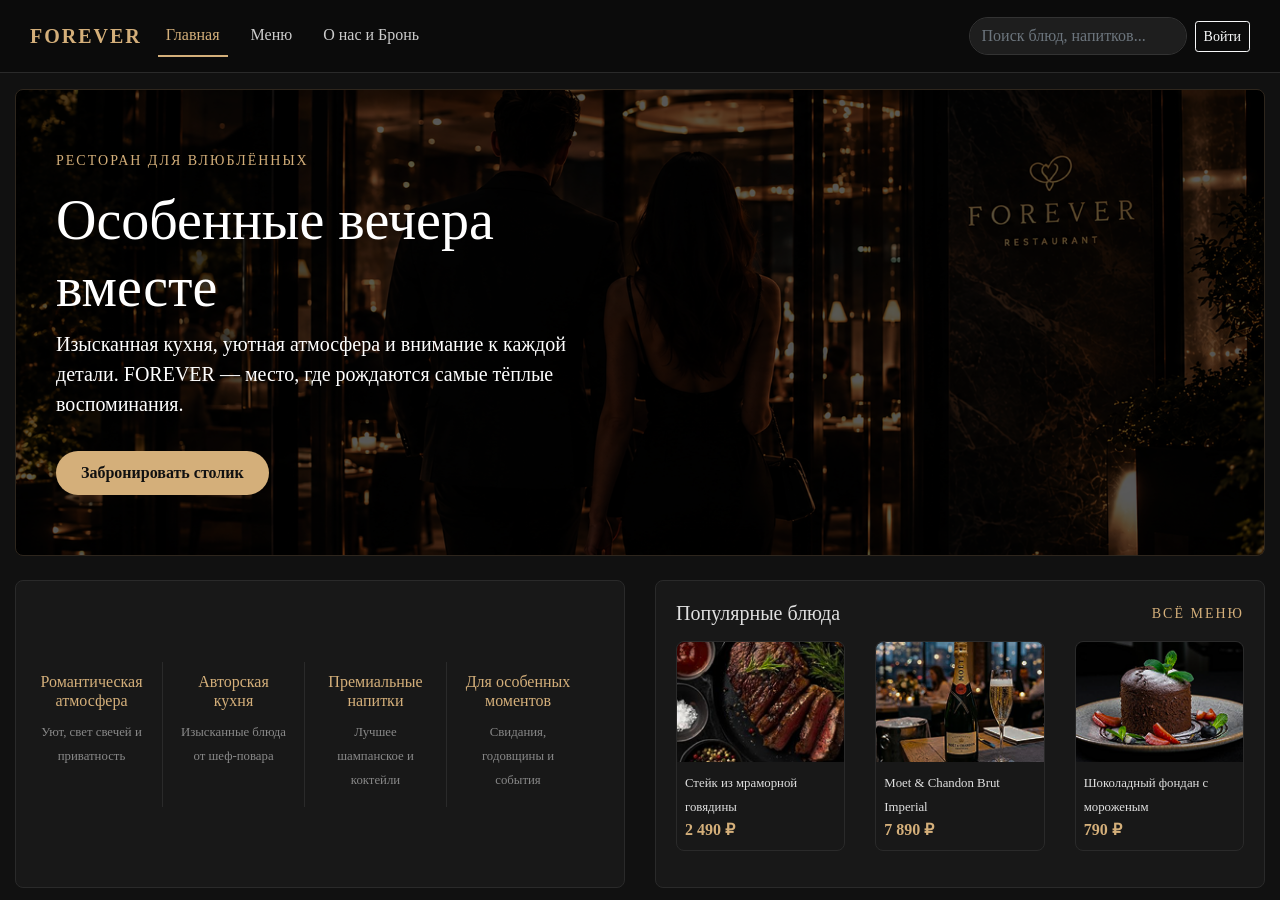
<file: index.html>
<!DOCTYPE html>
<html>
<head>
    <meta charset="UTF-8">
    <title>FOREVER Restaurant — Главная</title>
    <link rel="icon" href="Content/favicon.png" type="image/png">
    <link rel="stylesheet" href="https://stackpath.bootstrapcdn.com/bootstrap/4.5.2/css/bootstrap.min.css" integrity="sha384-JcKb8q3iqJ61gNV9KGb8thSsNjpSL0n8PARn9HuZOnIxN0hoP+VmmDGMN5t9UJ0Z" crossorigin="anonymous">
    <link rel="stylesheet" href="styles.css" />
    <script src="https://code.jquery.com/jquery-3.5.1.slim.min.js" integrity="sha384-DfXdz2htPH0lsSSs5nCTpuj/zy4C+OGpamoFVy38MVBnE+IbbVYUew+OrCXaRkfj" crossorigin="anonymous"></script>
    <script src="https://cdn.jsdelivr.net/npm/popper.js@1.16.1/dist/umd/popper.min.js" integrity="sha384-9/reFTGAW83EW2RDu2S0VKaIzap3H66lZH81PoYlFhbGU+6BZp6G7niu735Sk7lN" crossorigin="anonymous"></script>
    <script src="https://stackpath.bootstrapcdn.com/bootstrap/4.5.2/js/bootstrap.min.js" integrity="sha384-B4gt1jrGC7Jh4AgTPSdUtOBvfO8shuf57BaghqFfPlYxofvL8/KUEfYiJOMMV+rV" crossorigin="anonymous"></script>
</head>
<body>

    <nav class="navbar navbar-expand-lg navbar-dark custom-navbar">
        <a class="navbar-brand brand-gold" href="index.html">FOREVER</a>
        
        <ul class="navbar-nav mr-auto">
            <li class="nav-item active">
                <a class="nav-link" href="index.html">Главная</a>
            </li>
            <li class="nav-item">
                <a class="nav-link" href="menu.html">Меню</a>
            </li>
            <li class="nav-item">
                <a class="nav-link" href="booking.html">О нас и Бронь</a>
            </li>
        </ul>

        <form class="form-inline my-2 my-lg-0">
            <input class="form-control mr-sm-2 search-input" type="search" placeholder="Поиск блюд, напитков...">
            <a href="booking.html" class="btn btn-outline-light btn-sm">Войти</a>
        </form>
    </nav>

    <div class="container-fluid py-3">

        <div class="row">
            <div class="col-12">
                <div id="hero-banner" class="jumbotron mb-3">
                    <p class="subtitle-gold">Ресторан для влюблённых</p>
                    <h1 class="display-4">Особенные вечера<br>вместе</h1>
                    <p class="lead" style="max-width: 550px;">
                        Изысканная кухня, уютная атмосфера и внимание к каждой детали. 
                        FOREVER — место, где рождаются самые тёплые воспоминания.
                    </p>
                    <a href="booking.html" class="btn-gold mt-3">Забронировать столик</a>
                </div>
            </div>
        </div>

        <div class="row">
            
            <div class="col-6">
                <div class="card my-2 h-100">
                    <div class="card-body d-flex align-items-center">
                        <div class="row text-center w-100">
                            <div class="col-3 feature-box">
                                <h6>Романтическая атмосфера</h6>
                                <p><small>Уют, свет свечей и приватность</small></p>
                            </div>
                            <div class="col-3 feature-box">
                                <h6>Авторская кухня</h6>
                                <p><small>Изысканные блюда от шеф-повара</small></p>
                            </div>
                            <div class="col-3 feature-box">
                                <h6>Премиальные напитки</h6>
                                <p><small>Лучшее шампанское и коктейли</small></p>
                            </div>
                            <div class="col-3 feature-box">
                                <h6>Для особенных моментов</h6>
                                <p><small>Свидания, годовщины и события</small></p>
                            </div>
                        </div>
                    </div>
                </div>
            </div>

            <div class="col-6">
                <div class="card my-2 h-100">
                    <div class="card-body">
                        <div class="d-flex justify-content-between align-items-center mb-3">
                            <h5 class="mb-0">Популярные блюда</h5>
                            <a href="menu.html" class="subtitle-gold">Всё меню</a>
                        </div>
                        <div class="row">
                            <div class="col-4">
                                <div class="card dish-card">
                                    <img src="Content/dish1.png" class="card-img-top" alt="Стейк">
                                    <div class="card-body p-2">
                                        <small>Стейк из мраморной говядины</small>
                                        <p class="price-tag">2 490 ₽</p>
                                    </div>
                                </div>
                            </div>
                            <div class="col-4">
                                <div class="card dish-card">
                                    <img src="Content/dish2.png" class="card-img-top" alt="Шампанское">
                                    <div class="card-body p-2">
                                        <small>Moet & Chandon Brut Imperial</small>
                                        <p class="price-tag">7 890 ₽</p>
                                    </div>
                                </div>
                            </div>
                            <div class="col-4">
                                <div class="card dish-card">
                                    <img src="Content/dish3.png" class="card-img-top" alt="Фондан">
                                    <div class="card-body p-2">
                                        <small>Шоколадный фондан с мороженым</small>
                                        <p class="price-tag">790 ₽</p>
                                    </div>
                                </div>
                            </div>
                        </div>
                    </div>
                </div>
            </div>
            
        </div>
    </div>

</body>
</html>
</file>
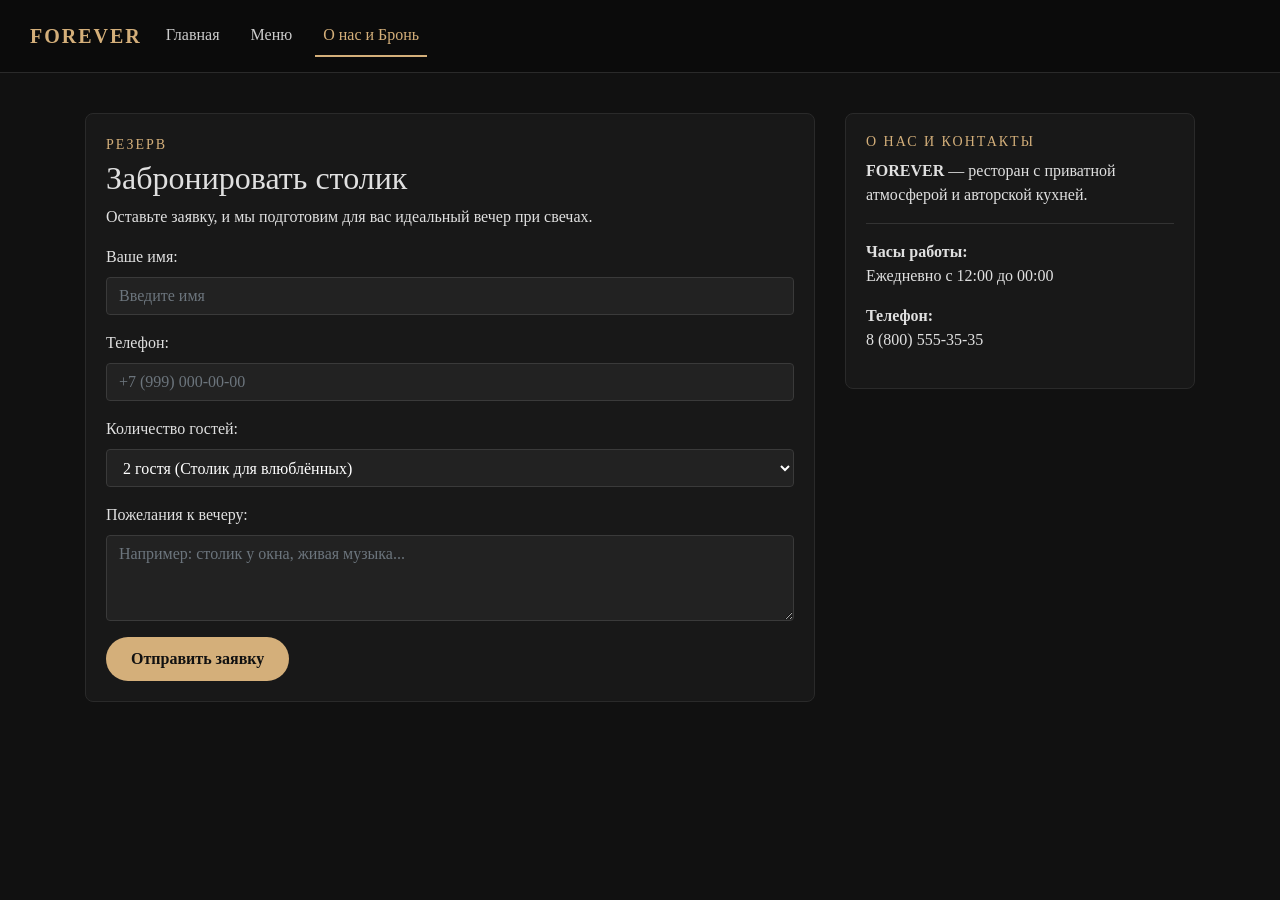
<file: booking.html>
<!DOCTYPE html>
<html>
<head>
    <meta charset="UTF-8">
    <title>FOREVER Restaurant — Бронирование</title>
    <link rel="icon" href="Content/favicon.png" type="image/png">
    <link rel="stylesheet" href="https://stackpath.bootstrapcdn.com/bootstrap/4.5.2/css/bootstrap.min.css" integrity="sha384-JcKb8q3iqJ61gNV9KGb8thSsNjpSL0n8PARn9HuZOnIxN0hoP+VmmDGMN5t9UJ0Z" crossorigin="anonymous">
    <link rel="stylesheet" href="styles.css" />
    <script src="https://code.jquery.com/jquery-3.5.1.slim.min.js" integrity="sha384-DfXdz2htPH0lsSSs5nCTpuj/zy4C+OGpamoFVy38MVBnE+IbbVYUew+OrCXaRkfj" crossorigin="anonymous"></script>
    <script src="https://cdn.jsdelivr.net/npm/popper.js@1.16.1/dist/umd/popper.min.js" integrity="sha384-9/reFTGAW83EW2RDu2S0VKaIzap3H66lZH81PoYlFhbGU+6BZp6G7niu735Sk7lN" crossorigin="anonymous"></script>
    <script src="https://stackpath.bootstrapcdn.com/bootstrap/4.5.2/js/bootstrap.min.js" integrity="sha384-B4gt1jrGC7Jh4AgTPSdUtOBvfO8shuf57BaghqFfPlYxofvL8/KUEfYiJOMMV+rV" crossorigin="anonymous"></script>
</head>
<body>

    <nav class="navbar navbar-expand-lg navbar-dark custom-navbar">
        <a class="navbar-brand brand-gold" href="index.html">FOREVER</a>
        <ul class="navbar-nav mr-auto">
            <li class="nav-item">
                <a class="nav-link" href="index.html">Главная</a>
            </li>
            <li class="nav-item">
                <a class="nav-link" href="menu.html">Меню</a>
            </li>
            <li class="nav-item active">
                <a class="nav-link" href="booking.html">О нас и Бронь</a>
            </li>
        </ul>
    </nav>

    <div class="container py-4">
        <div class="row">
            <div class="col-8">
                <div class="card my-3">
                    <div class="card-body">
                        <p class="subtitle-gold mb-1">Резерв</p>
                        <h2>Забронировать столик</h2>
                        <p>Оставьте заявку, и мы подготовим для вас идеальный вечер при свечах.</p>

                        <form>
                            <div class="form-group">
                                <label>Ваше имя:</label>
                                <input type="text" class="form-control dark-input" placeholder="Введите имя">
                            </div>

                            <div class="form-group">
                                <label>Телефон:</label>
                                <input type="text" class="form-control dark-input" placeholder="+7 (999) 000-00-00">
                            </div>

                            <div class="form-group">
                                <label>Количество гостей:</label>
                                <select class="form-control dark-input">
                                    <option>2 гостя (Столик для влюблённых)</option>
                                    <option>4 гостя</option>
                                    <option>6 гостей</option>
                                </select>
                            </div>

                            <div class="form-group">
                                <label>Пожелания к вечеру:</label>
                                <textarea class="form-control dark-input" rows="3" placeholder="Например: столик у окна, живая музыка..."></textarea>
                            </div>

                            <button type="submit" class="btn-gold">Отправить заявку</button>
                        </form>
                    </div>
                </div>
            </div>

            <div class="col-4">
                <div class="card my-3">
                    <div class="card-body">
                        <h5 class="subtitle-gold">О нас и Контакты</h5>
                        <p>
                            <strong>FOREVER</strong> — ресторан с приватной атмосферой и авторской кухней.
                        </p>
                        <hr style="border-color: #333;">
                        <p>
                            <strong>Часы работы:</strong><br>
                            Ежедневно с 12:00 до 00:00
                        </p>
                        <p>
                            <strong>Телефон:</strong><br>
                            8 (800) 555-35-35
                        </p>
                    </div>
                </div>
            </div>
        </div>
    </div>

</body>
</html>
</file>
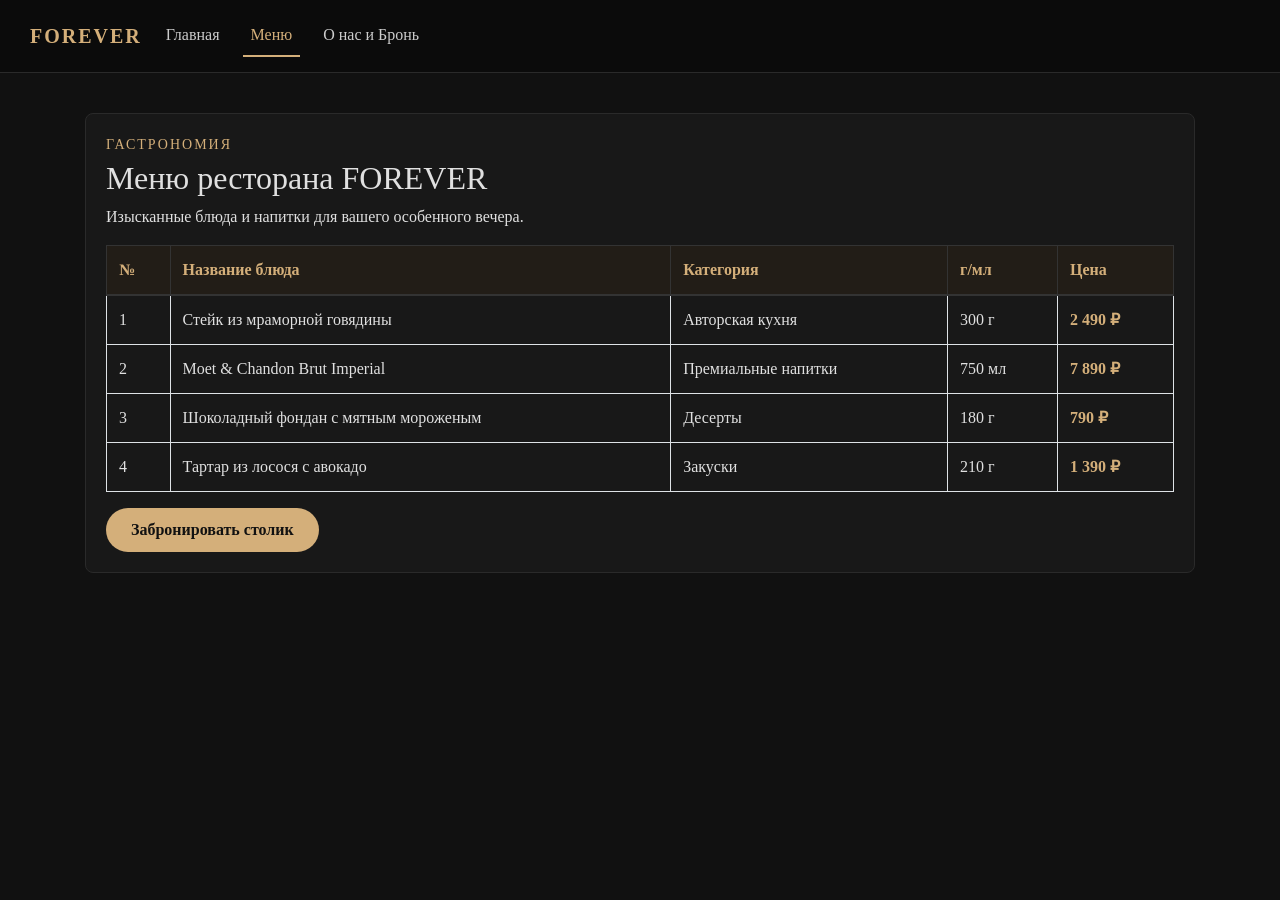
<file: menu.html>
<!DOCTYPE html>
<html>
<head>
    <meta charset="UTF-8">
    <title>FOREVER Restaurant — Меню</title>
    <link rel="icon" href="Content/favicon.png" type="image/png">
    <link rel="stylesheet" href="https://stackpath.bootstrapcdn.com/bootstrap/4.5.2/css/bootstrap.min.css" integrity="sha384-JcKb8q3iqJ61gNV9KGb8thSsNjpSL0n8PARn9HuZOnIxN0hoP+VmmDGMN5t9UJ0Z" crossorigin="anonymous">
    <link rel="stylesheet" href="styles.css" />
    <script src="https://code.jquery.com/jquery-3.5.1.slim.min.js" integrity="sha384-DfXdz2htPH0lsSSs5nCTpuj/zy4C+OGpamoFVy38MVBnE+IbbVYUew+OrCXaRkfj" crossorigin="anonymous"></script>
    <script src="https://cdn.jsdelivr.net/npm/popper.js@1.16.1/dist/umd/popper.min.js" integrity="sha384-9/reFTGAW83EW2RDu2S0VKaIzap3H66lZH81PoYlFhbGU+6BZp6G7niu735Sk7lN" crossorigin="anonymous"></script>
    <script src="https://stackpath.bootstrapcdn.com/bootstrap/4.5.2/js/bootstrap.min.js" integrity="sha384-B4gt1jrGC7Jh4AgTPSdUtOBvfO8shuf57BaghqFfPlYxofvL8/KUEfYiJOMMV+rV" crossorigin="anonymous"></script>
</head>
<body>

    <nav class="navbar navbar-expand-lg navbar-dark custom-navbar">
        <a class="navbar-brand brand-gold" href="index.html">FOREVER</a>
        <ul class="navbar-nav mr-auto">
            <li class="nav-item">
                <a class="nav-link" href="index.html">Главная</a>
            </li>
            <li class="nav-item active">
                <a class="nav-link" href="menu.html">Меню</a>
            </li>
            <li class="nav-item">
                <a class="nav-link" href="booking.html">О нас и Бронь</a>
            </li>
        </ul>
    </nav>

    <div class="container py-4">
        <div class="row">
            <div class="col-12">
                <div class="card my-3">
                    <div class="card-body">
                        <p class="subtitle-gold mb-1">Гастрономия</p>
                        <h2>Меню ресторана FOREVER</h2>
                        <p>Изысканные блюда и напитки для вашего особенного вечера.</p>

                        <table class="table table-bordered custom-table">
                            <thead>
                                <tr>
                                    <th>№</th>
                                    <th>Название блюда</th>
                                    <th>Категория</th>
                                    <th>г/мл</th>
                                    <th>Цена</th>
                                </tr>
                            </thead>
                            <tbody>
                                <tr>
                                    <td>1</td>
                                    <td>Стейк из мраморной говядины</td>
                                    <td>Авторская кухня</td>
                                    <td>300 г</td>
                                    <td class="price-tag">2 490 ₽</td>
                                </tr>
                                <tr>
                                    <td>2</td>
                                    <td>Moet & Chandon Brut Imperial</td>
                                    <td>Премиальные напитки</td>
                                    <td>750 мл</td>
                                    <td class="price-tag">7 890 ₽</td>
                                </tr>
                                <tr>
                                    <td>3</td>
                                    <td>Шоколадный фондан с мятным мороженым</td>
                                    <td>Десерты</td>
                                    <td>180 г</td>
                                    <td class="price-tag">790 ₽</td>
                                </tr>
                                <tr>
                                    <td>4</td>
                                    <td>Тартар из лосося с авокадо</td>
                                    <td>Закуски</td>
                                    <td>210 г</td>
                                    <td class="price-tag">1 390 ₽</td>
                                </tr>
                            </tbody>
                        </table>

                        <a href="booking.html" class="btn-gold">Забронировать столик</a>
                    </div>
                </div>
            </div>
        </div>
    </div>

</body>
</html>
</file>
<file: styles.css>
body {
    background-color: #111111;
    color: #e0e0e0;
    font-family: "Georgia", "Times New Roman", serif;
    margin: 0;
    padding: 0;
}

.custom-navbar {
    background-color: #0b0b0b;
    border-bottom: 1px solid #2a2a2a;
    padding: 15px 30px;
}

.navbar-brand.brand-gold {
    color: #d4af7a !important;
    font-weight: bold;
    letter-spacing: 2px;
}

.custom-navbar .nav-link {
    color: #cccccc !important;
    margin-right: 15px;
}

.custom-navbar .nav-link:hover,
.custom-navbar .nav-item.active .nav-link {
    color: #d4af7a !important;
    border-bottom: 2px solid #d4af7a;
}

.search-input {
    background-color: #1e1e1e;
    border: 1px solid #333333;
    border-radius: 20px;
    color: #ffffff;
}

#hero-banner {
    background-color: #1a1612;
    background-image: linear-gradient(rgba(0, 0, 0, 0.65), rgba(0, 0, 0, 0.65)), url("Content/bg.png");
    background-size: cover;
    background-position: center;
    border: 1px solid #2e261d;
    border-radius: 8px;
    padding: 60px 40px;
    color: #ffffff;
}

.subtitle-gold {
    color: #d4af7a;
    letter-spacing: 2px;
    text-transform: uppercase;
    font-size: 14px;
}

.btn-gold {
    background-color: #d4af7a;
    color: #111111;
    border-radius: 25px;
    padding: 10px 25px;
    font-weight: bold;
    border: none;
    display: inline-block;
}

.btn-gold:hover {
    background-color: #e5c391;
    color: #000000;
    text-decoration: none;
}

.card {
    background-color: #181818;
    border: 1px solid #2a2a2a;
    border-radius: 8px;
}

.feature-box:nth-child(1),
.feature-box:nth-child(2),
.feature-box:nth-child(3) {
    border-right: 1px solid #2a2a2a;
}

.feature-box h6 {
    color: #d4af7a;
    margin-top: 10px;
}

.feature-box p {
    color: #888888;
}

.dish-card img {
    height: 120px;
    object-fit: cover;
    border-top-left-radius: 8px;
    border-top-right-radius: 8px;
}

.price-tag {
    color: #d4af7a;
    font-weight: bold;
    margin-bottom: 0;
}

.custom-table {
    color: #e0e0e0;
    border-color: #333333;
}

.custom-table thead > tr > th {
    background-color: #221d17;
    color: #d4af7a;
    border-color: #333333;
}

.custom-table tbody > tr:hover {
    background-color: #252525;
}

.form-control.dark-input {
    background-color: #222222;
    border: 1px solid #3a3a3a;
    color: #ffffff;
    box-sizing: border-box;
}
</file>
